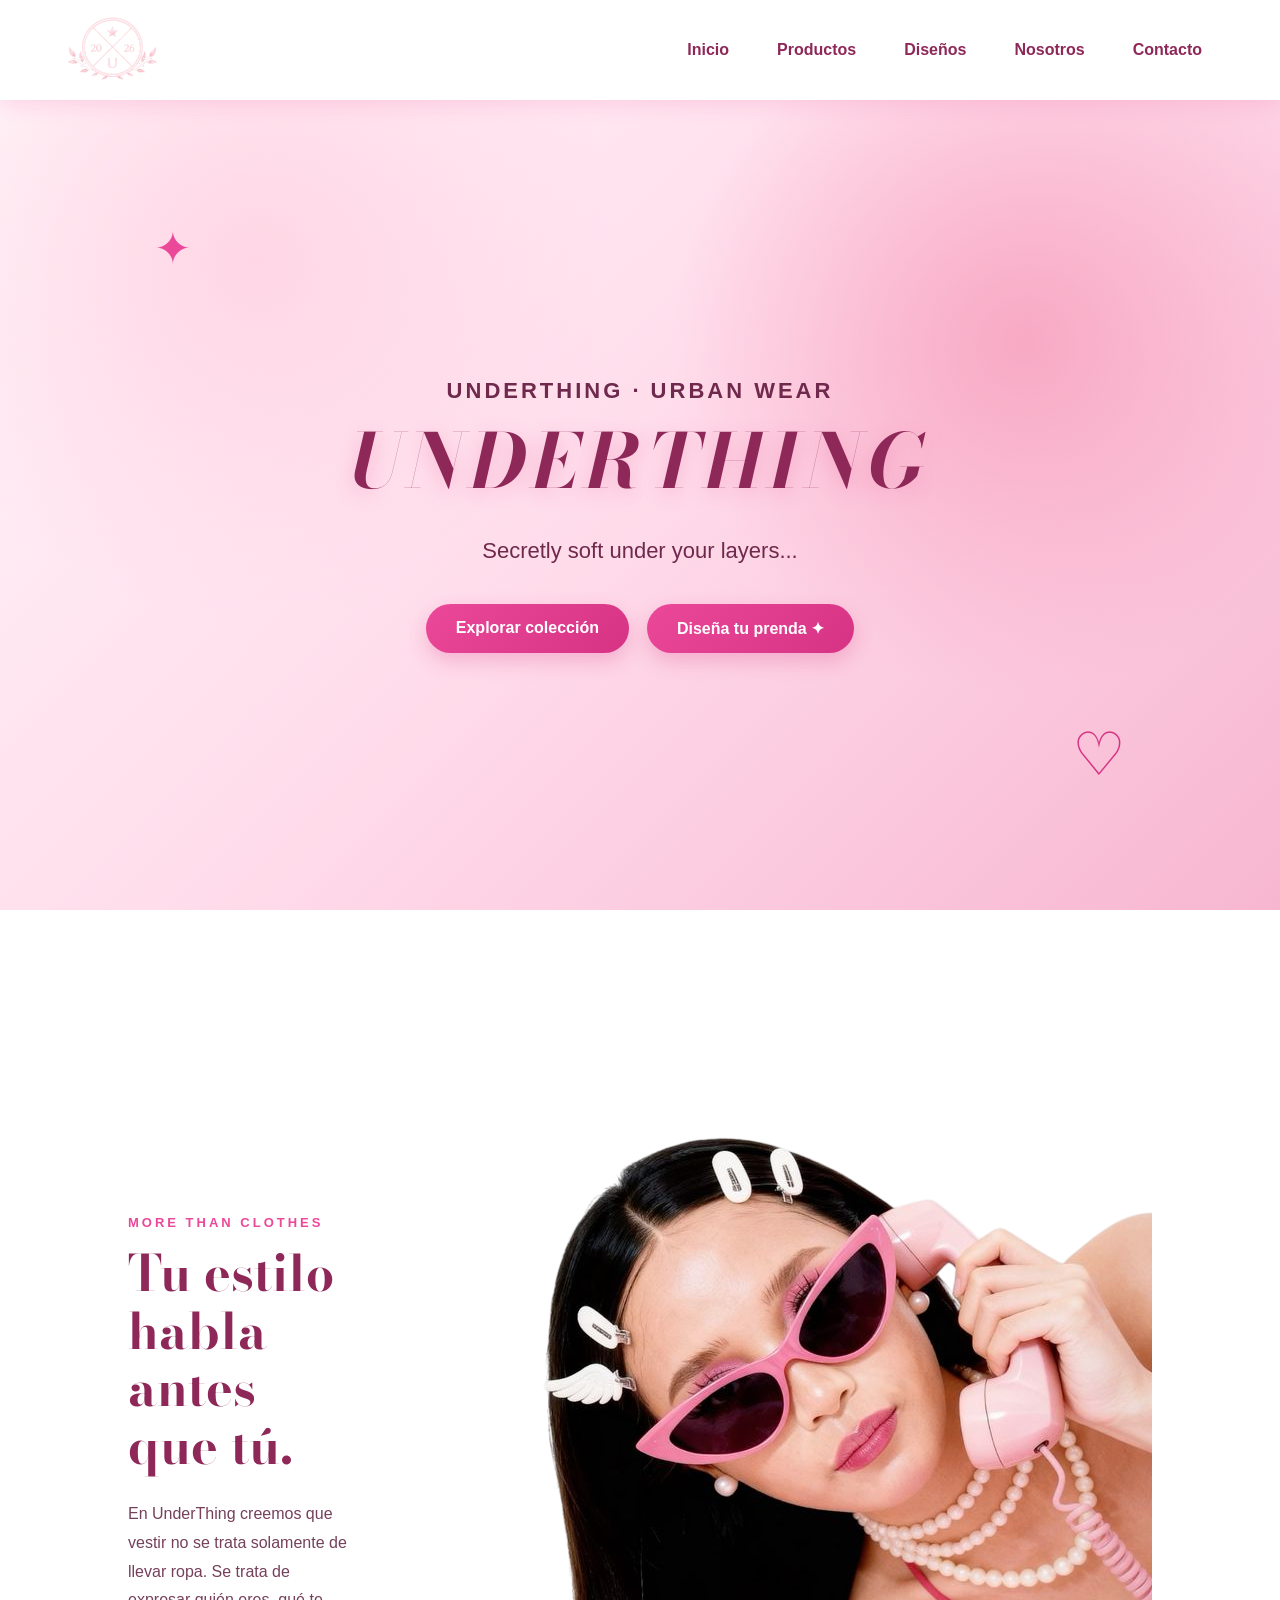
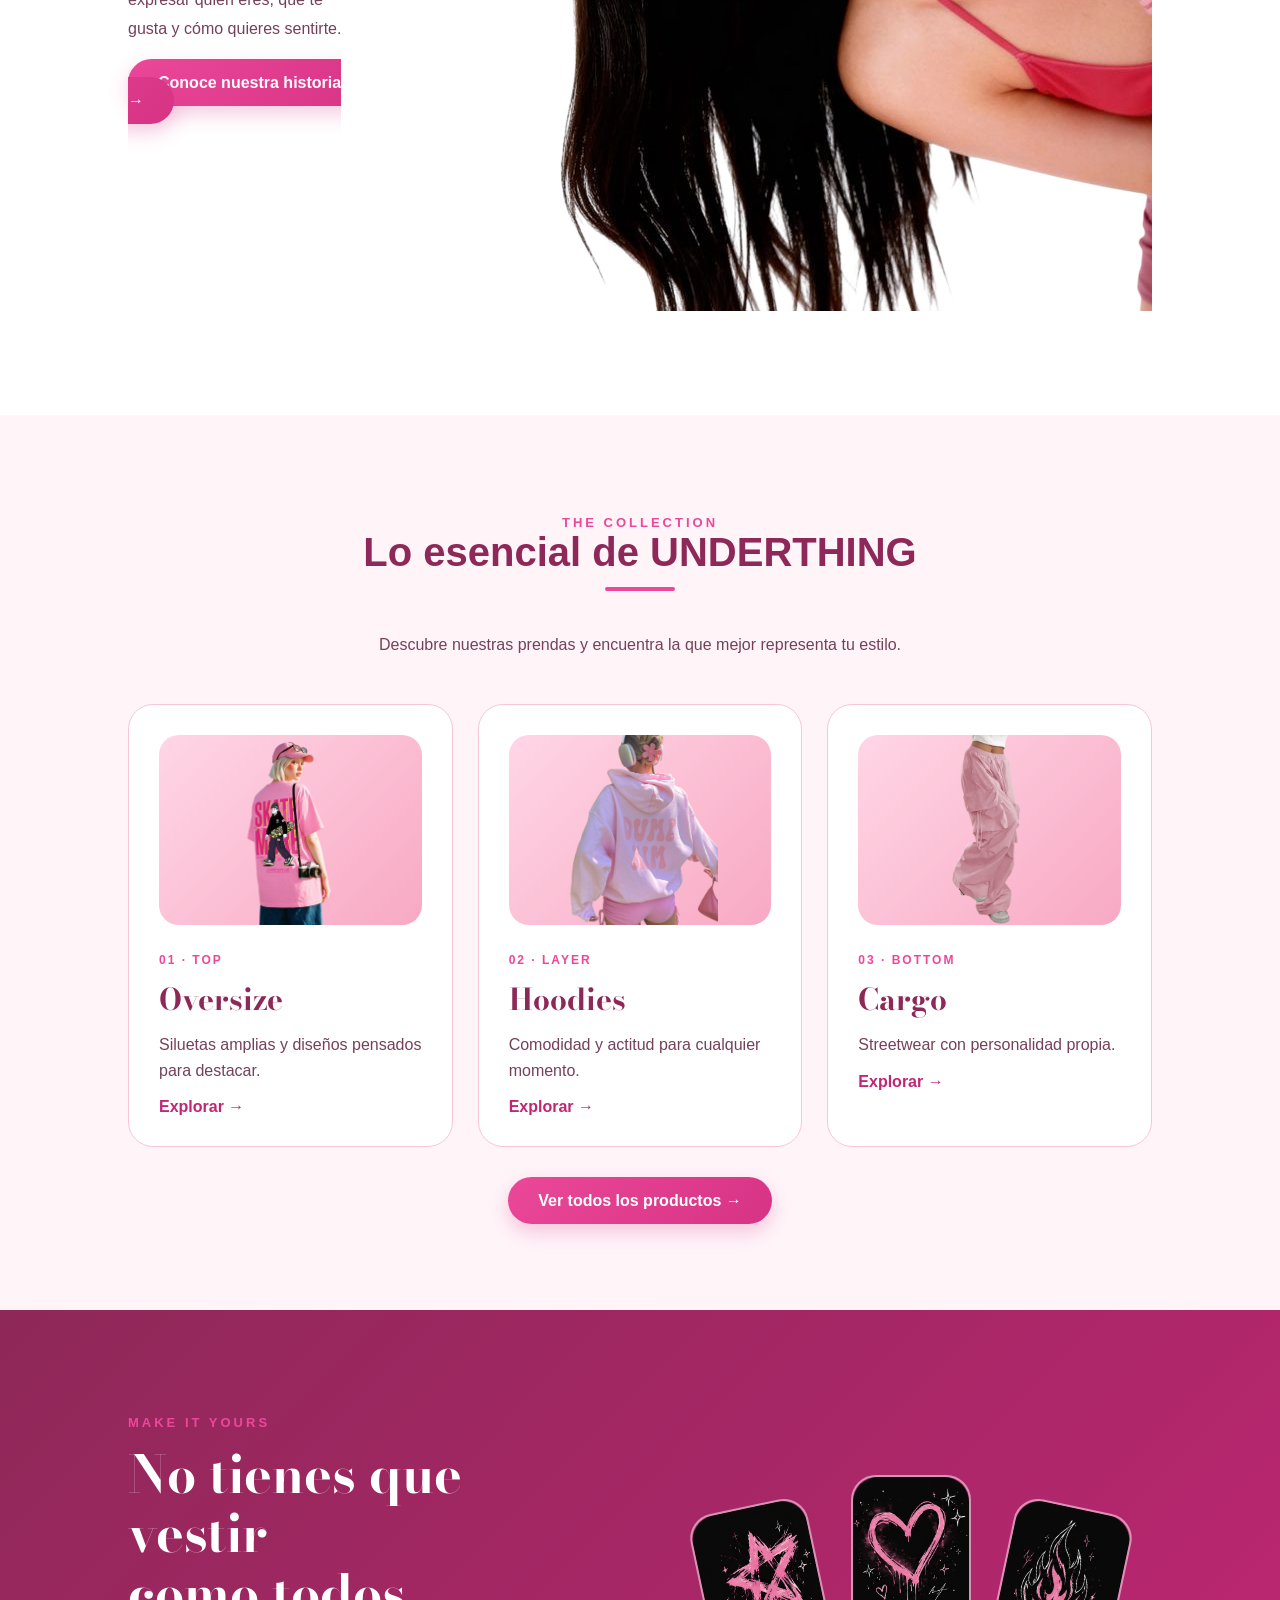
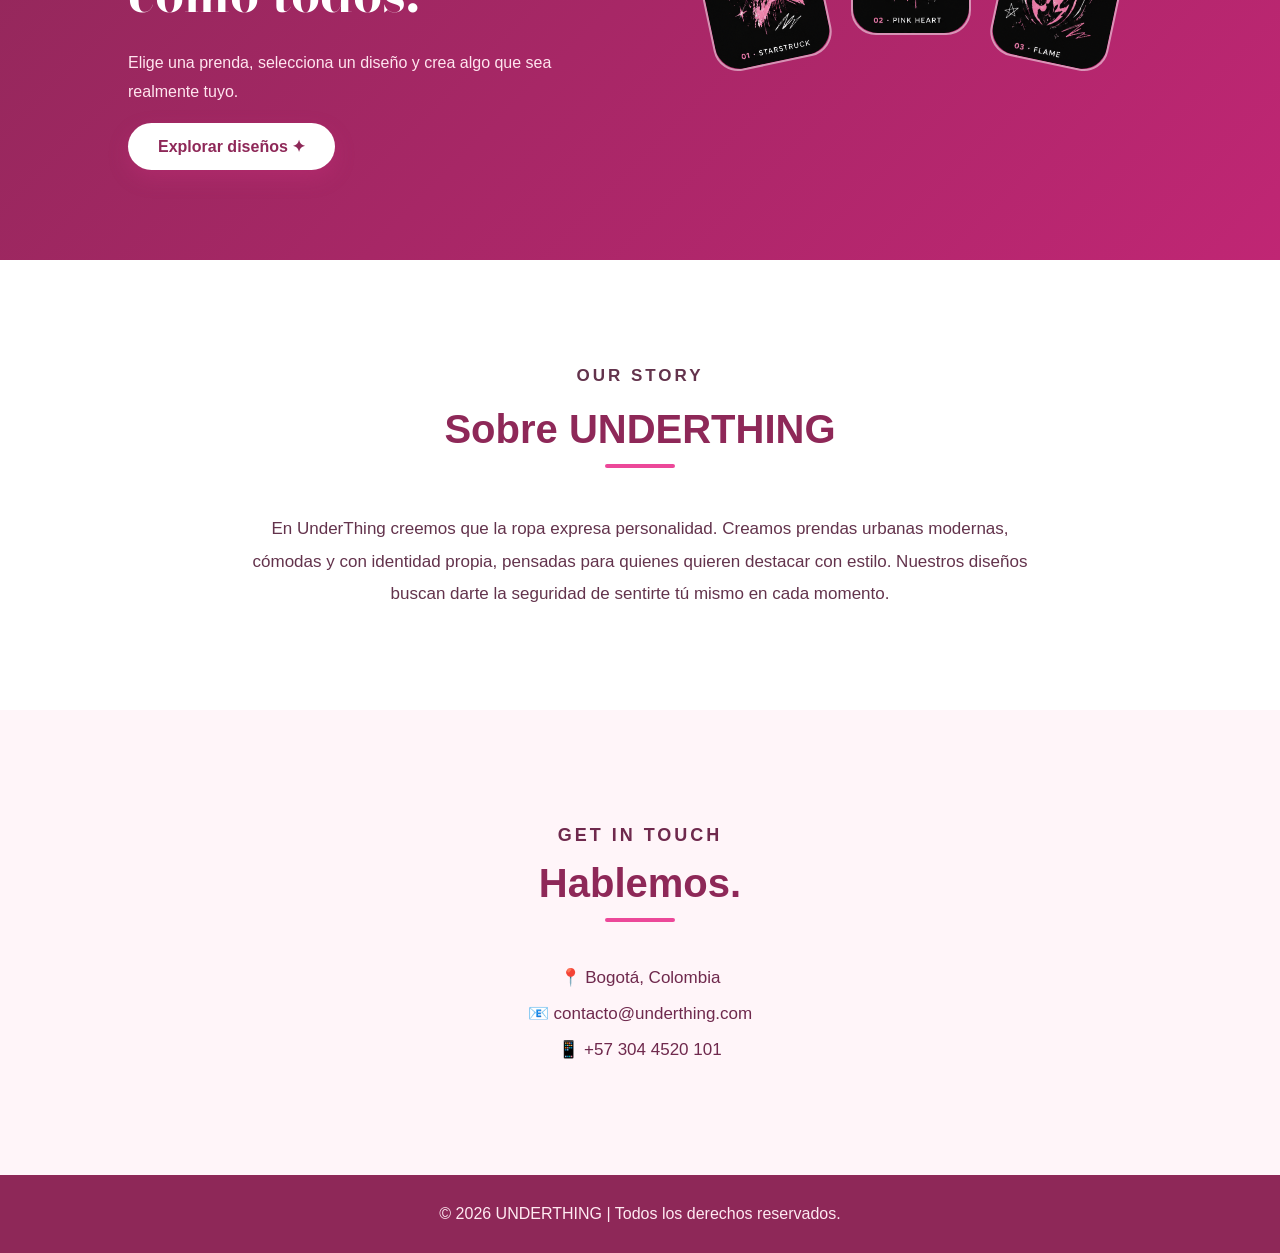
<file: index.html>
<!DOCTYPE html>
<html lang="es">

<head>

    <meta charset="UTF-8">
    <meta name="viewport" content="width=device-width, initial-scale=1.0">

    <title>Under Thing</title>

    <link rel="icon" type="image/png" href="img/Logo.png">

    <link rel="preconnect" href="https://fonts.googleapis.com">
    <link rel="preconnect" href="https://fonts.gstatic.com" crossorigin>

    <link href="https://fonts.googleapis.com/css2?family=Bodoni+Moda:ital,opsz,wght@1,6..96,700&display=swap" rel="stylesheet">

    <link rel="stylesheet" href="css/style.css">

</head>

<body>

<header>

    <div class="logo">
        <a href="index.html">
            <img src="img/Logo.png" alt="Logo UNDERTHING">
        </a>
    </div>

    <nav>
        <ul>
            <li><a href="index.html">Inicio</a></li>
            <li><a href="productos.html">Productos</a></li>
            <li><a href="diseños.html">Diseños</a></li>
            <li><a href="#nosotros">Nosotros</a></li>
            <li><a href="#contacto">Contacto</a></li>
        </ul>
    </nav>

</header>


<!-- =========================
     HERO
========================= -->

<section id="inicio">

    <p class="mini-titulo">UNDERTHING · URBAN WEAR</p>

    <h1>UNDERTHING</h1>

    <p>
        Secretly soft under your layers...
    </p>

    <div class="botones">

        <a href="productos.html" class="btn">
            Explorar colección
        </a>

        <a href="diseños.html" class="btn">
            Diseña tu prenda ✦
        </a>

    </div>

</section>


<!-- =========================
     PRESENTACIÓN
========================= -->

<section class="presentacion">

    <div class="presentacion-texto">

        <p class="mini-titulo">MORE THAN CLOTHES</p>

        <h2>Tu estilo habla<br>antes que tú.</h2>

        <p>
            En UnderThing creemos que vestir no se trata
            solamente de llevar ropa. Se trata de expresar
            quién eres, qué te gusta y cómo quieres sentirte.
        </p>

        <a href="#nosotros" class="btn">
            Conoce nuestra historia →
        </a>

    </div>


    <div class="hero-card">

        <img
            src="img/complemento.png"
            alt="Complemento UNDERTHING"
        >

    </div>

</section>


<!-- =========================
     PRODUCTOS DESTACADOS
========================= -->

<section class="destacados">

    <div class="titulo-seccion">

        <p class="mini-titulo">THE COLLECTION</p>

        <h2>Lo esencial de UNDERTHING</h2>

        <p>
            Descubre nuestras prendas y encuentra
            la que mejor representa tu estilo.
        </p>

    </div>


    <div class="destacados-grid">


        <!-- OVERSIZE -->

        <article class="destacado-card">

            <div class="destacado-icon">

                <img
                    src="img/prenda-top.png"
                    alt="Prenda Oversize"
                    style="width:100%; height:100%; object-fit:contain;"
                >

            </div>

            <div>

                <span>01 · TOP</span>

                <h3>Oversize</h3>

                <p>
                    Siluetas amplias y diseños
                    pensados para destacar.
                </p>

                <a href="productos.html#oversize">
                    Explorar →
                </a>

            </div>

        </article>


        <!-- HOODIES -->

        <article class="destacado-card">

            <div class="destacado-icon">

                <img
                    src="img/prenda-layer.png"
                    alt="Hoodie"
                    style="width:100%; height:100%; object-fit:contain;"
                >

            </div>

            <div>

                <span>02 · LAYER</span>

                <h3>Hoodies</h3>

                <p>
                    Comodidad y actitud para
                    cualquier momento.
                </p>

                <a href="productos.html#hoodies">
                    Explorar →
                </a>

            </div>

        </article>


        <!-- CARGO -->

        <article class="destacado-card">

            <div class="destacado-icon">

                <img
                    src="img/prenda-bottom.png"
                    alt="Cargo"
                    style="width:100%; height:100%; object-fit:contain;"
                >

            </div>

            <div>

                <span>03 · BOTTOM</span>

                <h3>Cargo</h3>

                <p>
                    Streetwear con personalidad
                    propia.
                </p>

                <a href="productos.html#cargos">
                    Explorar →
                </a>

            </div>

        </article>


    </div>


    <div class="centrar">

        <a href="productos.html" class="btn">
            Ver todos los productos →
        </a>

    </div>

</section>


<!-- =========================
     DISEÑOS
========================= -->

<section class="seccion-disenos">

    <div>

        <p class="mini-titulo">MAKE IT YOURS</p>

        <h2>No tienes que vestir<br>como todos.</h2>

        <p>
            Elige una prenda, selecciona un diseño
            y crea algo que sea realmente tuyo.
        </p>

        <a href="diseños.html" class="btn">
            Explorar diseños ✦
        </a>

    </div>


    <!-- 3 DISEÑOS -->

    <div class="disenos-decoracion">

        <span>
            <img
                src="img/diseno_1_star.png"
                alt="Diseño Night"
                style="width:100%; height:100%; object-fit:cover; border-radius:25px;"
            >
        </span>

        <span>
            <img
                src="img/diseno_2_heart.png"
                alt="Diseño Heart"
                style="width:100%; height:100%; object-fit:cover; border-radius:25px;"
            >
        </span>

        <span>
            <img
                src="img/diseno_3_flame.png"
                alt="Diseño Flame"
                style="width:100%; height:100%; object-fit:cover; border-radius:25px;"
            >
        </span>

    </div>

</section>


<!-- =========================
     NOSOTROS
========================= -->

<section id="nosotros">

    <p class="mini-titulo">OUR STORY</p>

    <h2>Sobre UNDERTHING</h2>

    <p>
        En UnderThing creemos que la ropa expresa personalidad.
        Creamos prendas urbanas modernas, cómodas y con identidad
        propia, pensadas para quienes quieren destacar con estilo.
        Nuestros diseños buscan darte la seguridad de sentirte
        tú mismo en cada momento.
    </p>

</section>


<!-- =========================
     CONTACTO
========================= -->

<section id="contacto">

    <p class="mini-titulo">GET IN TOUCH</p>

    <h2>Hablemos.</h2>

    <p>📍 Bogotá, Colombia</p>

    <p>📧 contacto@underthing.com</p>

    <p>📱 +57 304 4520 101</p>

</section>


<footer>

    <p>
        © 2026 UNDERTHING | Todos los derechos reservados.
    </p>

</footer>

</body>

</html>
</file>
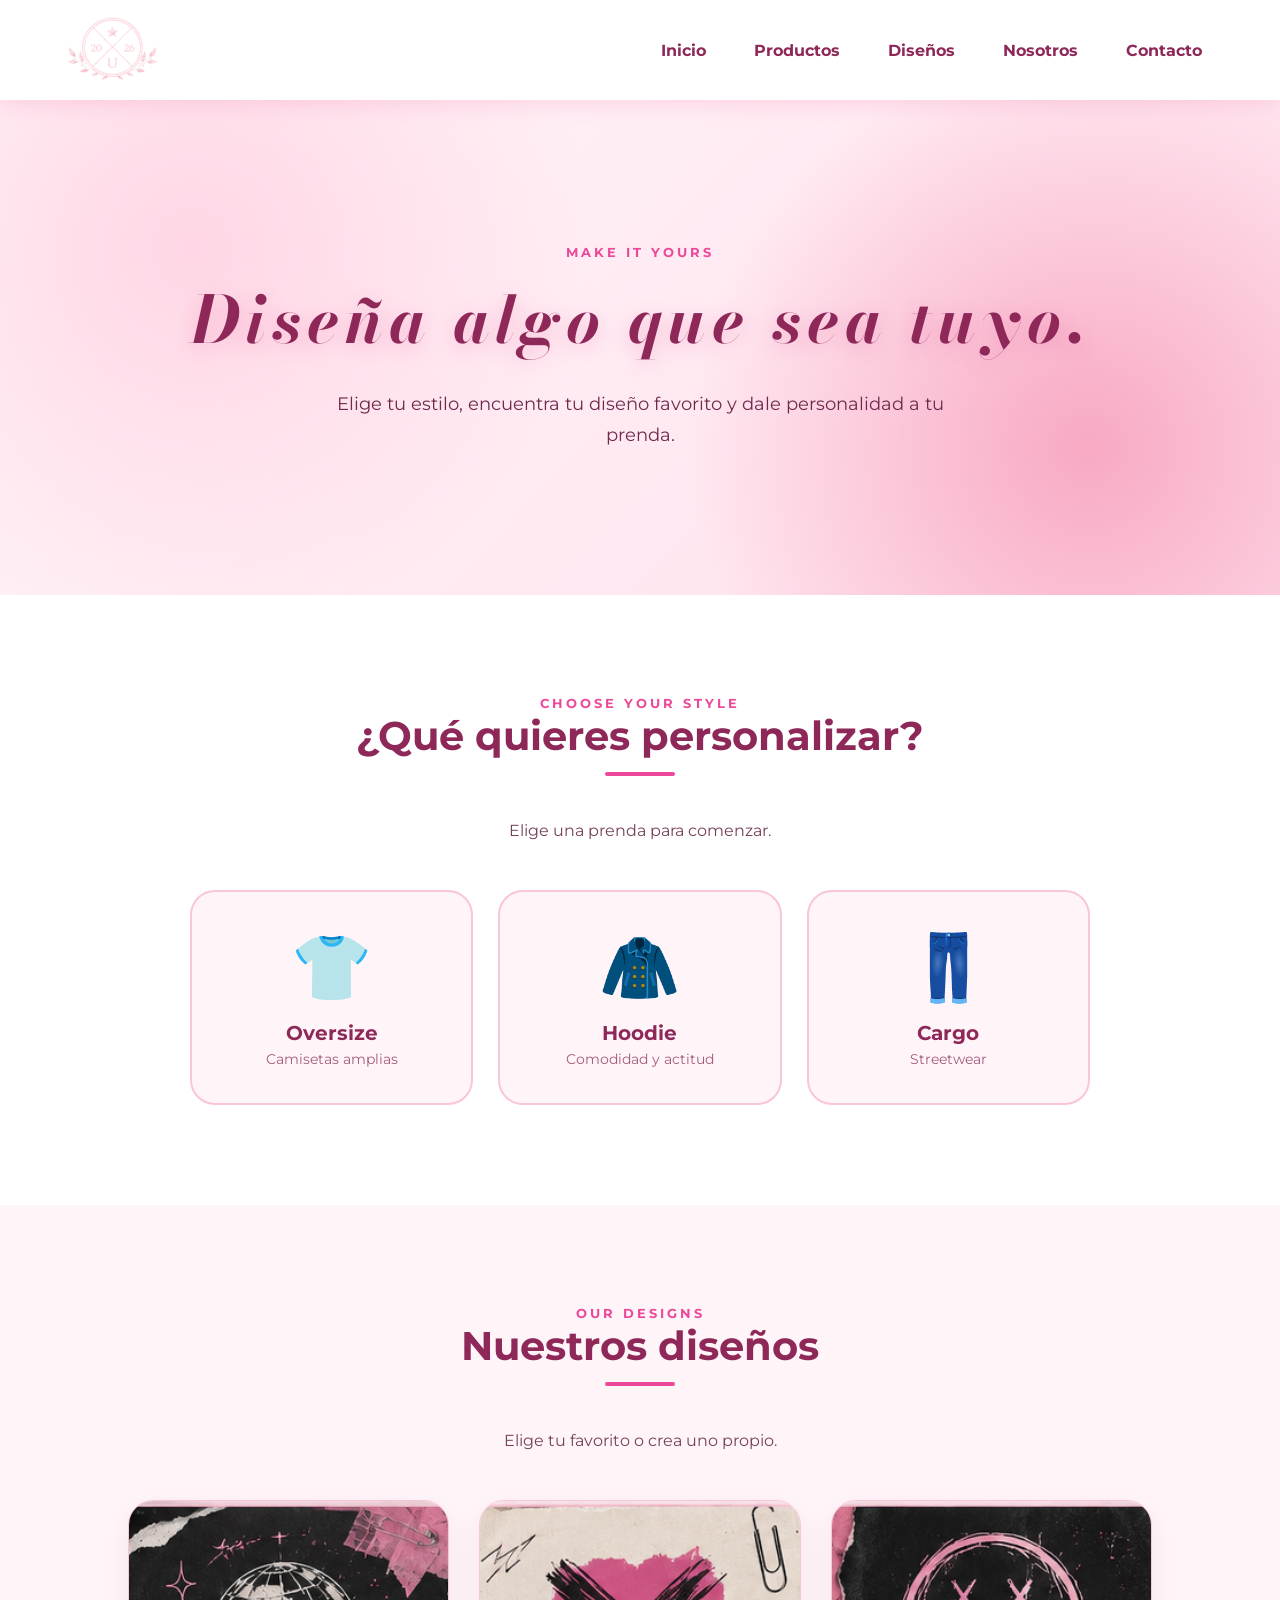
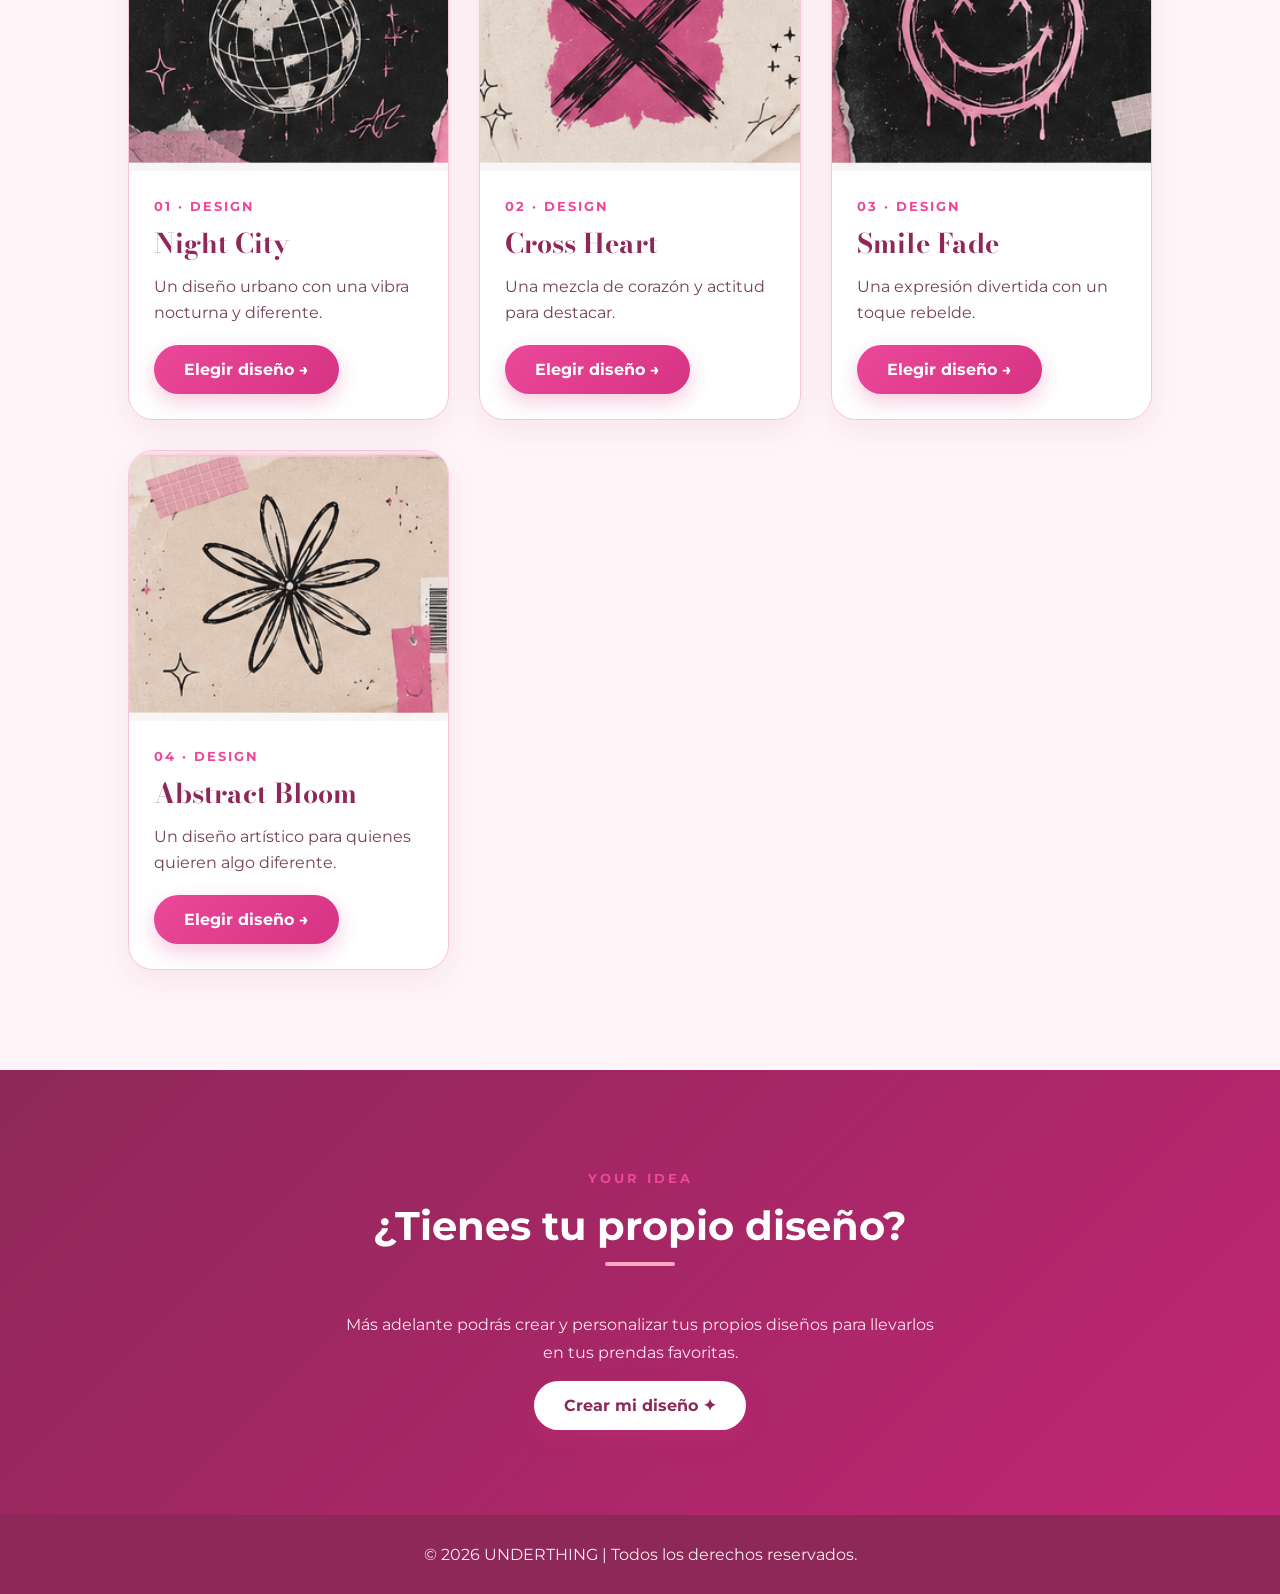
<file: diseños.html>
<!DOCTYPE html>
<html lang="es">

<head>

    <meta charset="UTF-8">
    <meta name="viewport" content="width=device-width, initial-scale=1.0">

    <title>Diseños | UNDERTHING</title>

    <link rel="icon" type="image/png" href="img/Logo.png">

    <link rel="preconnect" href="https://fonts.googleapis.com">
    <link rel="preconnect" href="https://fonts.gstatic.com" crossorigin>

    <link
        href="https://fonts.googleapis.com/css2?family=Bodoni+Moda:ital,opsz,wght@1,6..96,700&family=Montserrat:wght@400;500;600;700&display=swap"
        rel="stylesheet"
    >

    <link rel="stylesheet" href="css/style.css">

</head>

<body>


<!-- =========================
     HEADER
========================= -->

<header>

    <div class="logo">

        <a href="index.html">

            <img
                src="img/Logo.png"
                alt="Logo UNDERTHING"
            >

        </a>

    </div>


    <nav>

        <ul>

            <li>
                <a href="index.html">
                    Inicio
                </a>
            </li>

            <li>
                <a href="productos.html">
                    Productos
                </a>
            </li>

            <li>
                <a href="diseños.html">
                    Diseños
                </a>
            </li>

            <li>
                <a href="index.html#nosotros">
                    Nosotros
                </a>
            </li>

            <li>
                <a href="index.html#contacto">
                    Contacto
                </a>
            </li>

        </ul>

    </nav>

</header>


<!-- =========================
     HERO DISEÑOS
========================= -->

<section class="disenos-hero">

    <p class="mini-titulo">
        MAKE IT YOURS
    </p>

    <h1>
        Diseña algo que sea tuyo.
    </h1>

    <p>
        Elige tu estilo, encuentra tu diseño favorito
        y dale personalidad a tu prenda.
    </p>

</section>


<!-- =========================
     SELECTOR
========================= -->

<section class="selector-prenda">

    <div class="titulo-seccion">

        <p class="mini-titulo">
            CHOOSE YOUR STYLE
        </p>

        <h2>
            ¿Qué quieres personalizar?
        </h2>

        <p>
            Elige una prenda para comenzar.
        </p>

    </div>


    <div class="prendas-selector">


        <div class="prenda-opcion">

            <span>👕</span>

            <strong>
                Oversize
            </strong>

            <small>
                Camisetas amplias
            </small>

        </div>


        <div class="prenda-opcion">

            <span>🧥</span>

            <strong>
                Hoodie
            </strong>

            <small>
                Comodidad y actitud
            </small>

        </div>


        <div class="prenda-opcion">

            <span>👖</span>

            <strong>
                Cargo
            </strong>

            <small>
                Streetwear
            </small>

        </div>


    </div>

</section>


<!-- =========================
     GALERÍA
========================= -->

<section class="galeria-disenos">

    <div class="titulo-seccion">

        <p class="mini-titulo">
            OUR DESIGNS
        </p>

        <h2>
            Nuestros diseños
        </h2>

        <p>
            Elige tu favorito o crea uno propio.
        </p>

    </div>


    <div class="disenos-grid">


        <!-- DISEÑO 1 -->

        <article class="diseno-card">

            <div class="diseno-placeholder">

                <img
                    src="img/night-city.png"
                    alt="Diseño Night City"
                    style="width:100%; height:100%; object-fit:cover;"
                >

            </div>

            <div class="diseno-info">

                <span>
                    01 · DESIGN
                </span>

                <h3>
                    Night City
                </h3>

                <p>
                    Un diseño urbano con una vibra
                    nocturna y diferente.
                </p>

                <a href="#" class="btn">
                    Elegir diseño →
                </a>

            </div>

        </article>


        <!-- DISEÑO 2 -->

        <article class="diseno-card">

            <div class="diseno-placeholder">

                <img
                    src="img/cross-heart.png"
                    alt="Diseño Cross Heart"
                    style="width:100%; height:100%; object-fit:cover;"
                >

            </div>

            <div class="diseno-info">

                <span>
                    02 · DESIGN
                </span>

                <h3>
                    Cross Heart
                </h3>

                <p>
                    Una mezcla de corazón y actitud
                    para destacar.
                </p>

                <a href="#" class="btn">
                    Elegir diseño →
                </a>

            </div>

        </article>


        <!-- DISEÑO 3 -->

        <article class="diseno-card">

            <div class="diseno-placeholder">

                <img
                    src="img/smile-fade.png"
                    alt="Diseño Smile Fade"
                    style="width:100%; height:100%; object-fit:cover;"
                >

            </div>

            <div class="diseno-info">

                <span>
                    03 · DESIGN
                </span>

                <h3>
                    Smile Fade
                </h3>

                <p>
                    Una expresión divertida con
                    un toque rebelde.
                </p>

                <a href="#" class="btn">
                    Elegir diseño →
                </a>

            </div>

        </article>


        <!-- DISEÑO 4 -->

        <article class="diseno-card">

            <div class="diseno-placeholder">

                <img
                    src="img/abstract-bloom.png"
                    alt="Diseño Abstract Bloom"
                    style="width:100%; height:100%; object-fit:cover;"
                >

            </div>

            <div class="diseno-info">

                <span>
                    04 · DESIGN
                </span>

                <h3>
                    Abstract Bloom
                </h3>

                <p>
                    Un diseño artístico para quienes
                    quieren algo diferente.
                </p>

                <a href="#" class="btn">
                    Elegir diseño →
                </a>

            </div>

        </article>


    </div>

</section>


<!-- =========================
     PERSONALIZACIÓN
========================= -->

<section class="personalizacion">

    <p class="mini-titulo">
        YOUR IDEA
    </p>

    <h2>
        ¿Tienes tu propio diseño?
    </h2>

    <p>
        Más adelante podrás crear y personalizar
        tus propios diseños para llevarlos en
        tus prendas favoritas.
    </p>

    <a href="#" class="btn">
        Crear mi diseño ✦
    </a>

</section>


<!-- =========================
     FOOTER
========================= -->

<footer>

    <p>
        © 2026 UNDERTHING | Todos los derechos reservados.
    </p>

</footer>


</body>

</html>
</file>
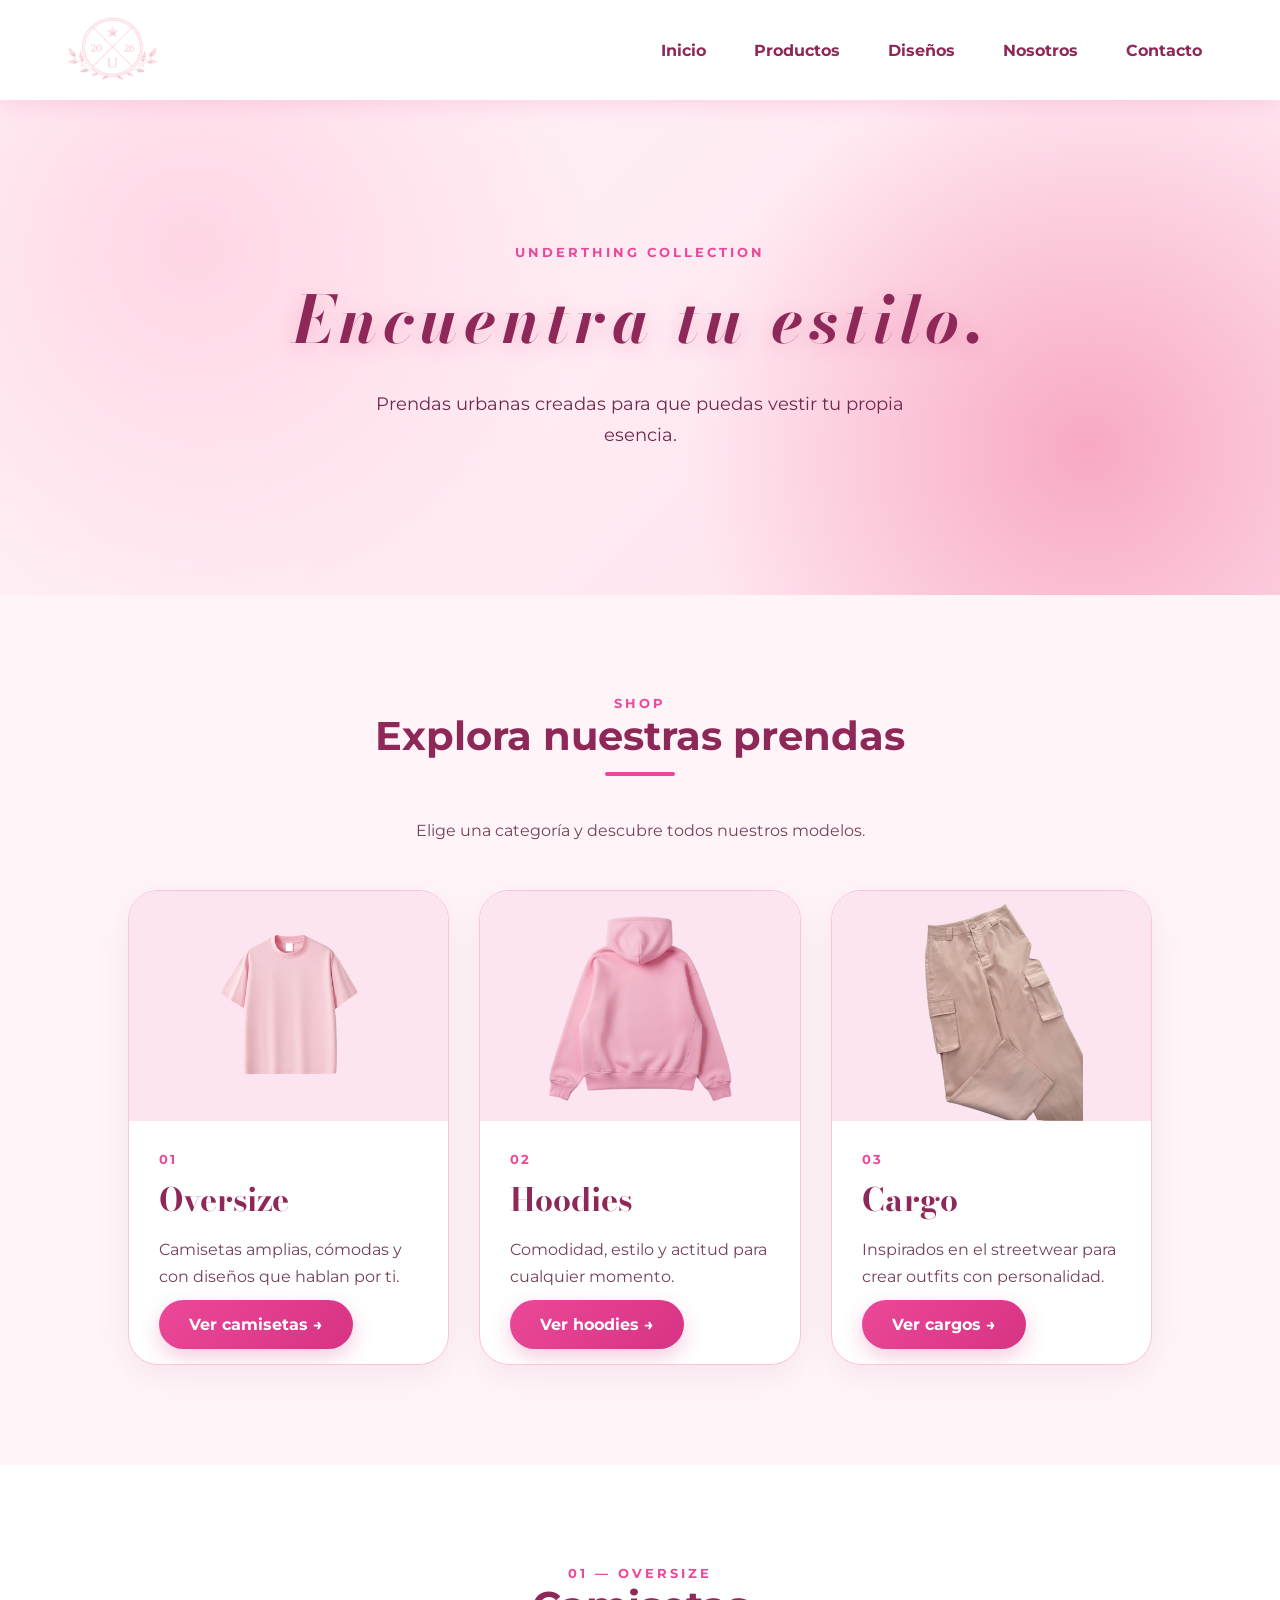
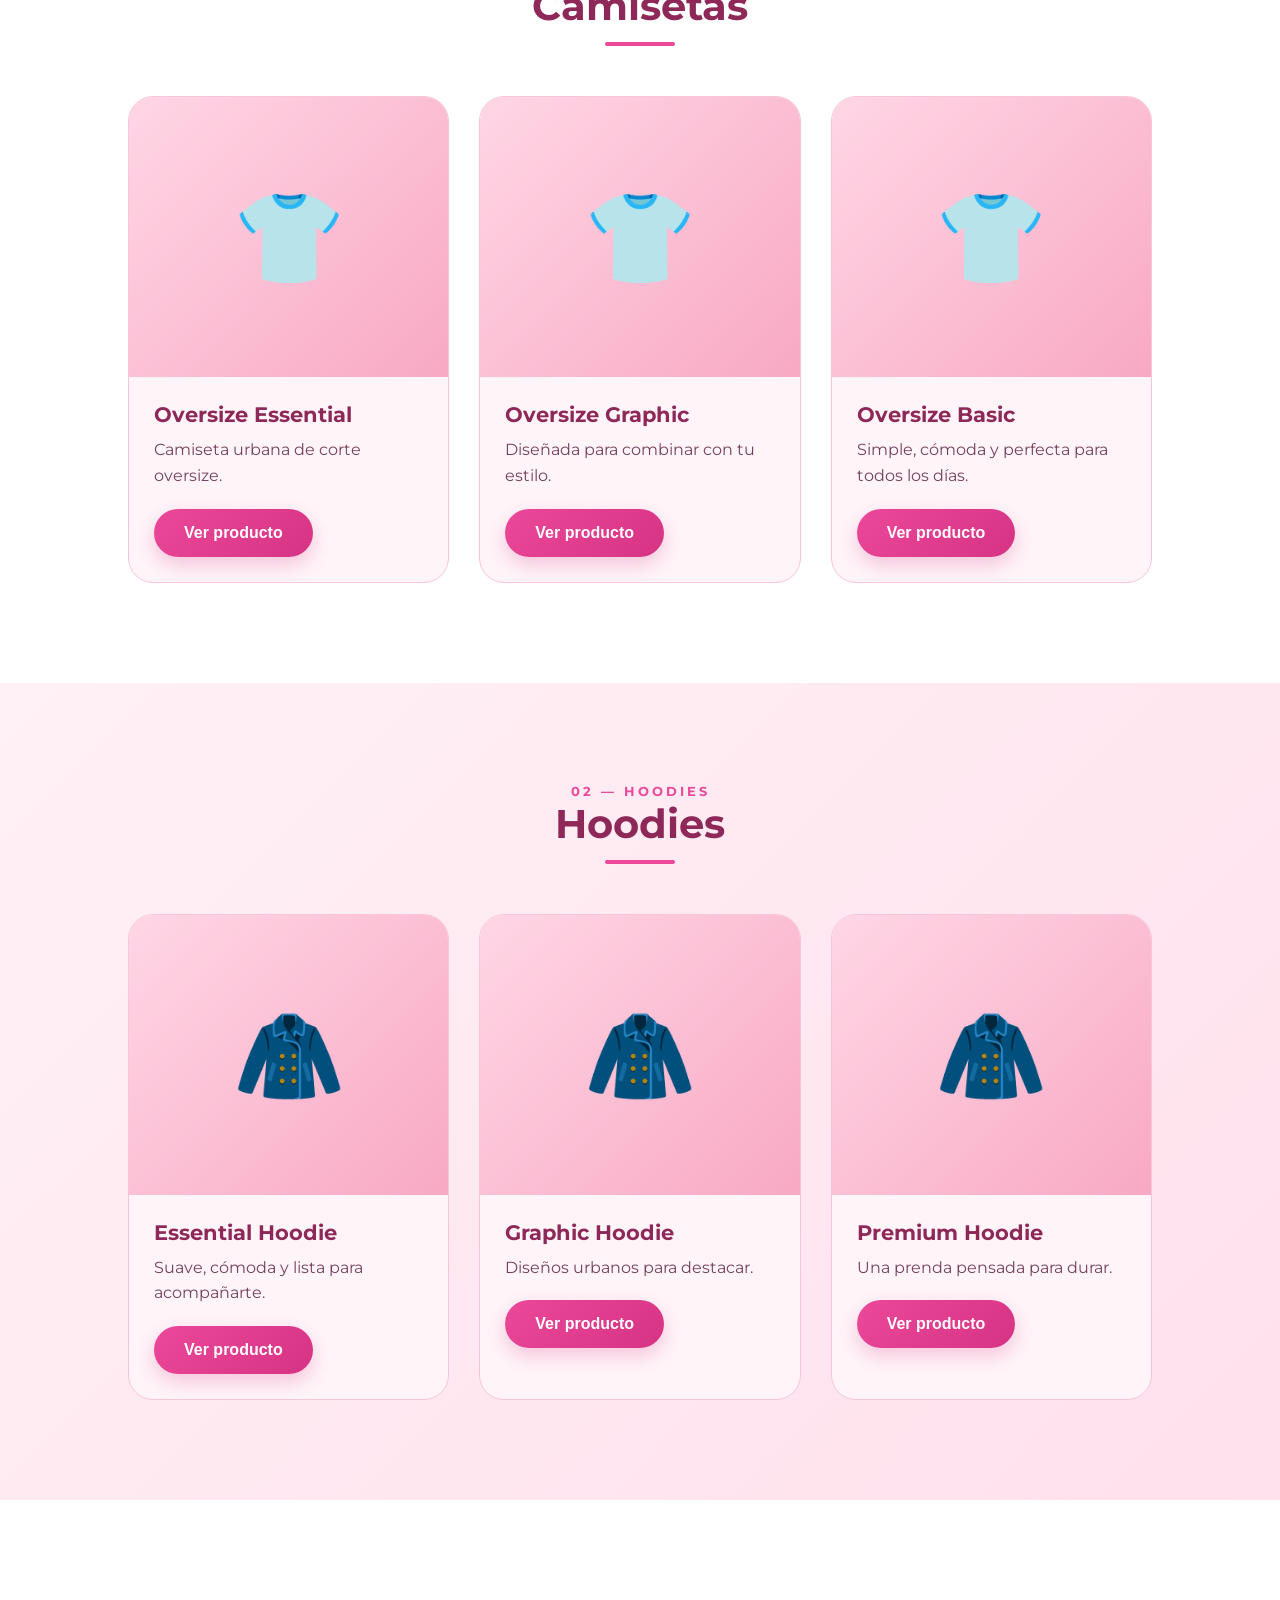
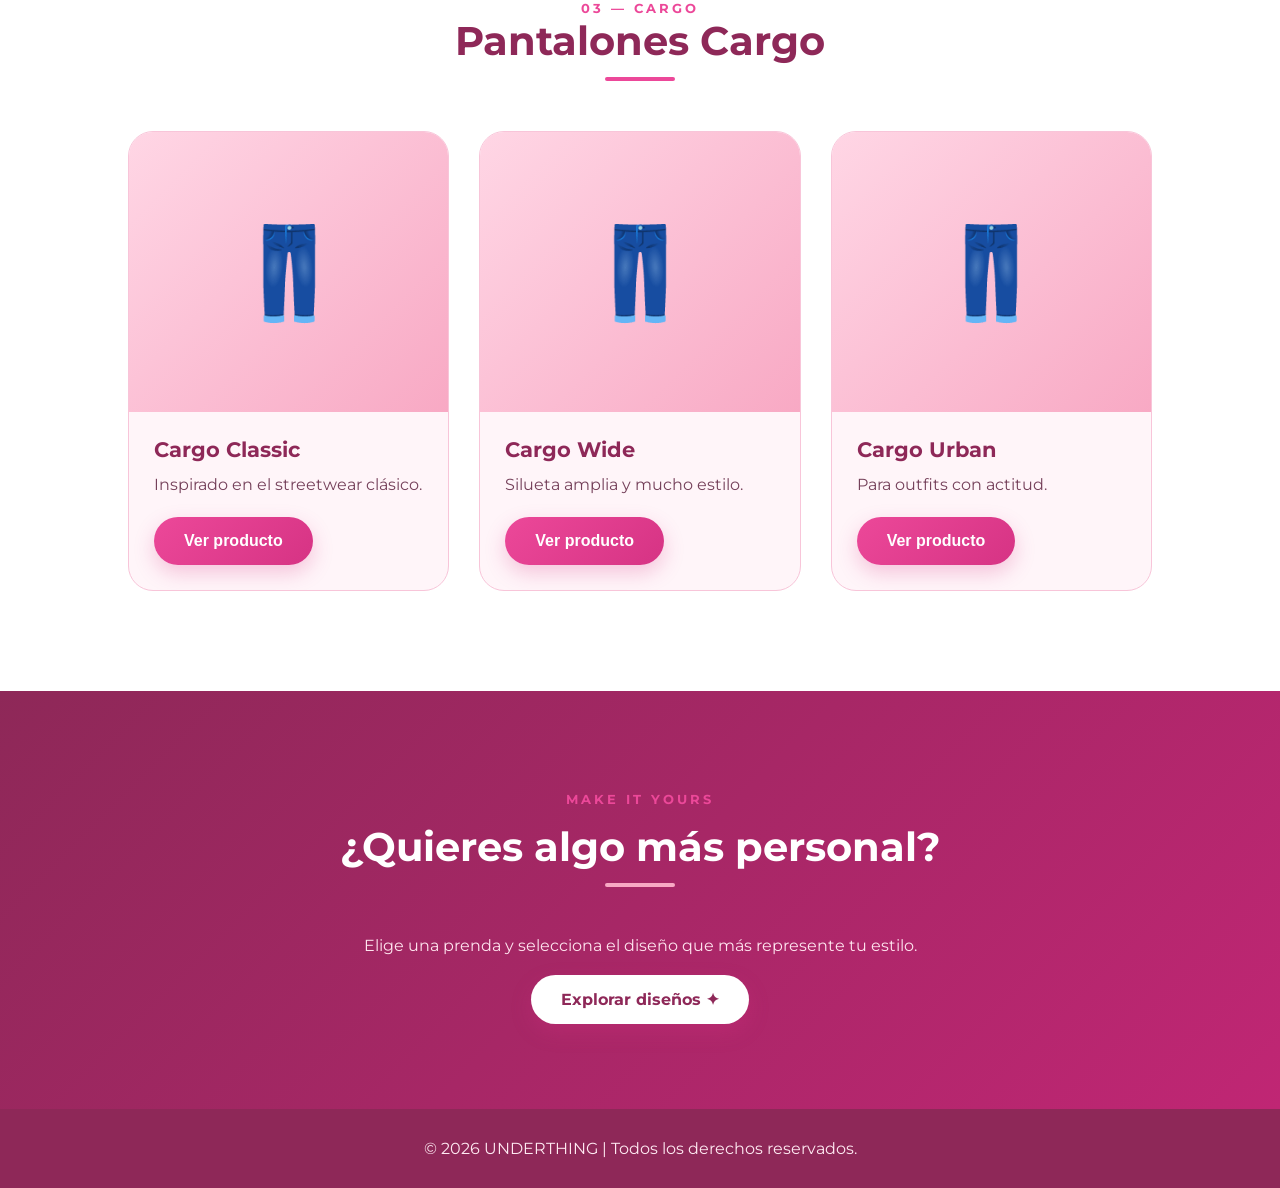
<file: productos.html>
<!DOCTYPE html>
<html lang="es">

<head>

    <meta charset="UTF-8">
    <meta name="viewport" content="width=device-width, initial-scale=1.0">

    <title>Productos | UNDERTHING</title>
    <link rel="icon" type="image/png" href="img/Logo.png">

    <link rel="preconnect" href="https://fonts.googleapis.com">
    <link rel="preconnect" href="https://fonts.gstatic.com" crossorigin>

    <link href="https://fonts.googleapis.com/css2?family=Bodoni+Moda:ital,opsz,wght@1,6..96,700&family=Montserrat:wght@400;500;600;700&display=swap" rel="stylesheet">

    <link rel="stylesheet" href="css/style.css">

</head>


<body>


<!-- =========================
     HEADER
========================= -->

<header>

    <div class="logo">

        <a href="index.html">

            <img src="img/Logo.png" alt="Logo UNDERTHING">

        </a>

    </div>


    <nav>

        <ul>

            <li>
                <a href="index.html">Inicio</a>
            </li>

            <li>
                <a href="productos.html">Productos</a>
            </li>

            <li>
                <a href="diseños.html">Diseños</a>
            </li>

            <li>
                <a href="index.html#nosotros">Nosotros</a>
            </li>

            <li>
                <a href="index.html#contacto">Contacto</a>
            </li>

        </ul>

    </nav>

</header>



<!-- =========================
     HERO PRODUCTOS
========================= -->

<section class="productos-hero">

    <p class="mini-titulo">UNDERTHING COLLECTION</p>

    <h1>Encuentra tu estilo.</h1>

    <p>
        Prendas urbanas creadas para que puedas
        vestir tu propia esencia.
    </p>

</section>



<!-- =========================
     CATEGORÍAS
========================= -->

<section class="productos">

    <div class="titulo-seccion">

        <p class="mini-titulo">SHOP</p>

        <h2>Explora nuestras prendas</h2>

        <p>
            Elige una categoría y descubre todos nuestros modelos.
        </p>

    </div>


    <div class="categorias">


        <!-- CAMISETAS -->

        <article class="categoria">

            <div class="categoria-imagen">
   <img src="img/camiseta.png" alt="Camiseta Oversize">
</div>
            <div class="categoria-contenido">

                <p class="numero">01</p>

                <h3>Oversize</h3>

                <p>
                    Camisetas amplias, cómodas y con
                    diseños que hablan por ti.
                </p>

                <a href="#oversize" class="btn">
                    Ver camisetas →
                </a>

            </div>

        </article>



        <!-- HOODIES -->

        <article class="categoria">

            <div class="categoria-imagen">
    <img src="img/hoodie.png" alt="Hoodie UnderThing">
</div>
            <div class="categoria-contenido">

                <p class="numero">02</p>

                <h3>Hoodies</h3>

                <p>
                    Comodidad, estilo y actitud para
                    cualquier momento.
                </p>

                <a href="#hoodies" class="btn">
                    Ver hoodies →
                </a>

            </div>

        </article>



        <!-- CARGOS -->

        <article class="categoria">

            <div class="categoria-imagen">
    <img src="img/cargo.png" alt="Pantalón Cargo">
</div>
            <div class="categoria-contenido">

                <p class="numero">03</p>

                <h3>Cargo</h3>

                <p>
                    Inspirados en el streetwear para
                    crear outfits con personalidad.
                </p>

                <a href="#cargos" class="btn">
                    Ver cargos →
                </a>

            </div>

        </article>


    </div>

</section>



<!-- =========================
     OVERSIZE
========================= -->

<section id="oversize" class="coleccion">

    <div class="titulo-seccion">

        <p class="mini-titulo">01 — OVERSIZE</p>

        <h2>Camisetas</h2>

    </div>


    <div class="productos-grid">


        <article class="producto-card">

            <div class="producto-placeholder">
                👕
            </div>

            <div class="producto-info">

                <h3>Oversize Essential</h3>

                <p>
                    Camiseta urbana de corte oversize.
                </p>

                <button class="btn">
                    Ver producto
                </button>

            </div>

        </article>



        <article class="producto-card">

            <div class="producto-placeholder">
                👕
            </div>

            <div class="producto-info">

                <h3>Oversize Graphic</h3>

                <p>
                    Diseñada para combinar con tu estilo.
                </p>

                <button class="btn">
                    Ver producto
                </button>

            </div>

        </article>



        <article class="producto-card">

            <div class="producto-placeholder">
                👕
            </div>

            <div class="producto-info">

                <h3>Oversize Basic</h3>

                <p>
                    Simple, cómoda y perfecta para todos los días.
                </p>

                <button class="btn">
                    Ver producto
                </button>

            </div>

        </article>


    </div>

</section>



<!-- =========================
     HOODIES
========================= -->

<section id="hoodies" class="coleccion coleccion-rosa">

    <div class="titulo-seccion">

        <p class="mini-titulo">02 — HOODIES</p>

        <h2>Hoodies</h2>

    </div>


    <div class="productos-grid">


        <article class="producto-card">

            <div class="producto-placeholder">
                🧥
            </div>

            <div class="producto-info">

                <h3>Essential Hoodie</h3>

                <p>
                    Suave, cómoda y lista para acompañarte.
                </p>

                <button class="btn">
                    Ver producto
                </button>

            </div>

        </article>



        <article class="producto-card">

            <div class="producto-placeholder">
                🧥
            </div>

            <div class="producto-info">

                <h3>Graphic Hoodie</h3>

                <p>
                    Diseños urbanos para destacar.
                </p>

                <button class="btn">
                    Ver producto
                </button>

            </div>

        </article>



        <article class="producto-card">

            <div class="producto-placeholder">
                🧥
            </div>

            <div class="producto-info">

                <h3>Premium Hoodie</h3>

                <p>
                    Una prenda pensada para durar.
                </p>

                <button class="btn">
                    Ver producto
                </button>

            </div>

        </article>


    </div>

</section>



<!-- =========================
     CARGOS
========================= -->

<section id="cargos" class="coleccion">

    <div class="titulo-seccion">

        <p class="mini-titulo">03 — CARGO</p>

        <h2>Pantalones Cargo</h2>

    </div>


    <div class="productos-grid">


        <article class="producto-card">

            <div class="producto-placeholder">
                👖
            </div>

            <div class="producto-info">

                <h3>Cargo Classic</h3>

                <p>
                    Inspirado en el streetwear clásico.
                </p>

                <button class="btn">
                    Ver producto
                </button>

            </div>

        </article>



        <article class="producto-card">

            <div class="producto-placeholder">
                👖
            </div>

            <div class="producto-info">

                <h3>Cargo Wide</h3>

                <p>
                    Silueta amplia y mucho estilo.
                </p>

                <button class="btn">
                    Ver producto
                </button>

            </div>

        </article>



        <article class="producto-card">

            <div class="producto-placeholder">
                👖
            </div>

            <div class="producto-info">

                <h3>Cargo Urban</h3>

                <p>
                    Para outfits con actitud.
                </p>

                <button class="btn">
                    Ver producto
                </button>

            </div>

        </article>


    </div>

</section>



<!-- =========================
     DISEÑOS
========================= -->

<section class="cta-disenos">

    <p class="mini-titulo">MAKE IT YOURS</p>

    <h2>¿Quieres algo más personal?</h2>

    <p>
        Elige una prenda y selecciona el diseño
        que más represente tu estilo.
    </p>

    <a href="diseños.html" class="btn">
        Explorar diseños ✦
    </a>

</section>



<!-- =========================
     FOOTER
========================= -->

<footer>

    <p>
        © 2026 UNDERTHING | Todos los derechos reservados.
    </p>

</footer>


</body>

</html>
</file>
<file: css/style.css>
/* =========================
   RESET
========================= */

* {
    margin: 0;
    padding: 0;
    box-sizing: border-box;
}

html {
    scroll-behavior: smooth;
}
/* =========================
   COLORES OFICIALES
   UNDERTHING
========================= */

:root {
    --rosa-principal: #EC4899;
    --rosa-oscuro: #8E2858;
    --rosa-profundo: #C02674;

    --rosa-claro: #FFD6E5;
    --rosa-suave: #FFF5F9;
    --rosa-medio: #F8A9C4;

    --blanco: #FFFFFF;
    --crema: #FFF0F6;

    --texto: #75405A;
    --texto-suave: #95627B;

    --borde: #F8C5D9;

    --sombra: rgba(232, 62, 140, 0.18);
}
body {
    font-family: 'Montserrat', sans-serif;
    background: #fff5f9;
    color: #4a1933;
}


/* =========================
   HEADER
========================= */

header {
    display: flex;
    justify-content: space-between;
    align-items: center;
    padding: 15px 60px;
    background: rgba(255, 255, 255, 0.95);
    position: sticky;
    top: 0;
    z-index: 1000;
    box-shadow: 0 4px 20px rgba(232, 62, 140, 0.15);
    backdrop-filter: blur(10px);
}


/* =========================
   LOGO
========================= */

.logo img {
    width: 105px;
    height: auto;
    display: block;
    transition: 0.3s ease;
}

.logo img:hover {
    transform: scale(1.05);
}


/* =========================
   MENU
========================= */

nav ul {
    display: flex;
    list-style: none;
    gap: 12px;
}

nav a {
    text-decoration: none;
    color: #8e2858;
    font-weight: bold;
    padding: 10px 18px;
    border-radius: 25px;
    transition: 0.3s ease;
}

nav a:hover {
    background: #ec4899;
    color: white;
    transform: translateY(-2px);
}


/* =========================
   HERO
========================= */

#inicio {
    min-height: 90vh;

    background:
        radial-gradient(circle at 20% 20%, #ffd6e5 0%, transparent 30%),
        radial-gradient(circle at 80% 30%, #f8a9c4 0%, transparent 30%),
        linear-gradient(135deg, #fff5f9, #ffdbea, #f7b6d0);

    display: flex;
    flex-direction: column;
    justify-content: center;
    align-items: center;

    text-align: center;
    position: relative;
    overflow: hidden;
}


/* Decoraciones */

#inicio::before {
    content: "✦";
    position: absolute;
    top: 15%;
    left: 12%;
    font-size: 45px;
    color: #ec4899;
    animation: flotar 3s infinite ease-in-out;
}

#inicio::after {
    content: "♡";
    position: absolute;
    bottom: 15%;
    right: 12%;
    font-size: 60px;
    color: #d63384;
    animation: flotar 4s infinite ease-in-out;
}


/* =========================
   TITULO
========================= */

h1 {
    font-family: 'Bodoni Moda', serif;
    font-style: italic;
    font-size: 75px;
    font-weight: 700;
    letter-spacing: 6px;

    background: linear-gradient(
        90deg,
        #8e2858,
        #ec4899,
        #c02674
    );

    -webkit-text-fill-color: transparent;

    text-shadow: 0 5px 25px rgba(232, 62, 140, 0.25);

    transition: 0.3s ease;
}

h1:hover {
    transform: scale(1.04);
}


/* =========================
   TEXTO HERO
========================= */

#inicio p {
    font-size: 22px;
    margin-top: 20px;
    color: #6f294d;
}


/* =========================
   BOTONES
========================= */

.botones {
    display: flex;
    gap: 18px;
    margin-top: 40px;
}

.btn {
    text-decoration: none;

    background: linear-gradient(
        135deg,
        #ec4899,
        #d63384
    );

    color: white;

    padding: 15px 30px;

    border-radius: 30px;

    font-size: 16px;
    font-weight: bold;

    box-shadow: 0 8px 20px rgba(214, 51, 132, 0.25);

    transition: 0.3s ease;
}

.btn:hover {
    transform: translateY(-5px) scale(1.03);

    box-shadow:
        0 12px 30px rgba(214, 51, 132, 0.35);

    background: linear-gradient(
        135deg,
        #d63384,
        #a61e5c
    );
}


/* =========================
   TITULOS
========================= */

h2 {
    text-align: center;
    font-size: 40px;
    margin-bottom: 45px;
    color: #8e2858;
}

h2::after {
    content: "";
    display: block;

    width: 70px;
    height: 4px;

    background: #ec4899;

    border-radius: 10px;

    margin: 12px auto 0;
}


/* =========================
   SECCIONES
========================= */

section {
    padding: 100px 10%;
}


/* =========================
   PRODUCTOS
========================= */

#productos {
    background: #fff5f9;
}

.catalogo {
    display: grid;

    grid-template-columns:
        repeat(auto-fit, minmax(250px, 1fr));

    gap: 30px;
}


/* =========================
   TARJETAS
========================= */

.tarjeta {
    background: white;

    padding: 35px;

    border-radius: 25px;

    border: 1px solid #f8c5d9;

    box-shadow:
        0 10px 30px rgba(142, 40, 88, 0.08);

    transition: 0.35s ease;

    position: relative;
    overflow: hidden;
}

.tarjeta::before {
    content: "";

    position: absolute;

    top: 0;
    left: 0;

    width: 100%;
    height: 5px;

    background: linear-gradient(
        90deg,
        #ec4899,
        #f8a9c4
    );
}

.tarjeta:hover {
    transform: translateY(-10px);

    box-shadow:
        0 20px 40px rgba(232, 62, 140, 0.2);
}

.tarjeta h3 {
    color: #a61e5c;
    font-size: 23px;
    margin-bottom: 15px;
}

.tarjeta p {
    line-height: 1.7;
    color: #75405a;
}


/* =========================
   NOSOTROS
========================= */

#nosotros {
    background:
        linear-gradient(
            135deg,
            #fce4ee,
            #fff1f6
        );

    text-align: center;
}

#nosotros p {
    max-width: 800px;

    margin: auto;

    line-height: 1.9;

    color: #63334c;

    font-size: 17px;
}


/* =========================
   CONTACTO
========================= */

#contacto {
    text-align: center;
    background: white;
}

#contacto p {
    margin: 15px 0;
    font-size: 18px;
    color: #6f294d;
}


/* =========================
   FOOTER
========================= */

footer {
    background: #8e2858;

    padding: 30px;

    text-align: center;

    color: #ffeaf2;
}


/* =========================
   ANIMACIÓN
========================= */

@keyframes flotar {

    0% {
        transform: translateY(0);
    }

    50% {
        transform: translateY(-15px);
    }

    100% {
        transform: translateY(0);
    }
}


/* =========================
   RESPONSIVE
========================= */

@media (max-width: 768px) {

    header {
        flex-direction: column;
        gap: 15px;
        padding: 15px 20px;
    }

    nav ul {
        flex-wrap: wrap;
        justify-content: center;
        gap: 5px;
    }

    h1 {
        font-size: 48px;
    }

    h2 {
        font-size: 32px;
    }

    #inicio p {
        font-size: 18px;
    }

    .botones {
        flex-direction: column;
        width: 80%;
    }

    .btn {
        text-align: center;
        width: 100%;
    }

    section {
        padding: 70px 7%;
    }
}
/* =========================
   PÁGINA PRODUCTOS
========================= */

.productos-hero {
    min-height: 55vh;

    display: flex;
    flex-direction: column;
    justify-content: center;
    align-items: center;

    text-align: center;

    padding: 80px 10%;

    background:
        radial-gradient(
            circle at 15% 30%,
            #ffd6e5 0%,
            transparent 35%
        ),
        radial-gradient(
            circle at 85% 70%,
            #f8a9c4 0%,
            transparent 35%
        ),
        linear-gradient(
            135deg,
            #fff5f9,
            #ffe0ec
        );
}

.productos-hero h1 {
    font-size: 65px;
    margin: 10px 0 20px;
}

.productos-hero > p:last-child {
    max-width: 600px;
    font-size: 18px;
    color: #6f294d;
    line-height: 1.7;
}


/* =========================
   TEXTOS PEQUEÑOS
========================= */

.mini-titulo {
    color: #ec4899;
    font-size: 13px;
    font-weight: 700;
    letter-spacing: 3px;
    text-transform: uppercase;
}


/* =========================
   TITULO DE SECCIÓN
========================= */

.titulo-seccion {
    text-align: center;
    margin-bottom: 50px;
}

.titulo-seccion p:last-child {
    margin-top: 15px;
    color: #75405a;
}


/* =========================
   CATEGORÍAS
========================= */

.productos {
    background: #fff5f9;
}

.categorias {
    display: grid;

    grid-template-columns:
        repeat(auto-fit, minmax(280px, 1fr));

    gap: 30px;
}


/* =========================
   TARJETA CATEGORÍA
========================= */

.categoria {
    background: white;

    border-radius: 30px;

    overflow: hidden;

    border: 1px solid #f8c5d9;

    box-shadow:
        0 10px 35px rgba(142, 40, 88, 0.08);

    transition: 0.4s ease;
}

.categoria:hover {
    transform: translateY(-12px);

    box-shadow:
        0 20px 45px rgba(232, 62, 140, 0.2);
}


/* =========================
   IMAGEN CATEGORÍA
========================= */

.categoria-imagen {
    height: 260px;

    display: flex;
    justify-content: center;
    align-items: center;

    background:
        linear-gradient(
            135deg,
            #ffd6e5,
            #f8a9c4
        );

    overflow: hidden;
}

.categoria-imagen span {
    font-size: 100px;

    transition: 0.4s ease;
}

.categoria:hover .categoria-imagen span {
    transform: scale(1.15) rotate(-5deg);
}


/* =========================
   CONTENIDO CATEGORÍA
========================= */

.categoria-contenido {
    padding: 30px;
}

.numero {
    color: #ec4899;
    font-size: 13px;
    font-weight: bold;
    letter-spacing: 2px;
}

.categoria h3 {
    font-family: 'Bodoni Moda', serif;

    font-size: 32px;

    color: #8e2858;

    margin: 8px 0 12px;
}

.categoria-contenido > p:not(.numero) {
    color: #75405a;

    line-height: 1.7;

    margin-bottom: 25px;
}


/* =========================
   COLECCIONES
========================= */

.coleccion {
    background: white;
}

.coleccion-rosa {
    background:
        linear-gradient(
            135deg,
            #fff1f6,
            #ffe0ec
        );
}


/* =========================
   GRID PRODUCTOS
========================= */

.productos-grid {
    display: grid;

    grid-template-columns:
        repeat(auto-fit, minmax(250px, 1fr));

    gap: 30px;
}


/* =========================
   PRODUCTO
========================= */

.producto-card {
    background: #fff5f9;

    border-radius: 25px;

    overflow: hidden;

    border: 1px solid #f8c5d9;

    transition: 0.35s ease;
}

.producto-card:hover {
    transform: translateY(-8px);

    box-shadow:
        0 15px 35px rgba(232, 62, 140, 0.15);
}


/* =========================
   PLACEHOLDER IMAGEN
========================= */

.producto-placeholder {
    height: 280px;

    display: flex;
    justify-content: center;
    align-items: center;

    font-size: 90px;

    background:
        linear-gradient(
            135deg,
            #ffd6e5,
            #f8a9c4
        );
}


/* =========================
   INFORMACIÓN PRODUCTO
========================= */

.producto-info {
    padding: 25px;
}

.producto-info h3 {
    color: #8e2858;

    font-size: 21px;

    margin-bottom: 10px;
}

.producto-info p {
    color: #75405a;

    line-height: 1.6;

    margin-bottom: 20px;
}


/* =========================
   BOTONES
========================= */

.producto-info .btn {
    border: none;

    cursor: pointer;

    display: inline-block;
}


/* =========================
   CTA DISEÑOS
========================= */

.cta-disenos {
    text-align: center;

    background:
        linear-gradient(
            135deg,
            #8e2858,
            #c02674
        );

    color: white;
}

.cta-disenos h2 {
    color: white;

    margin-top: 15px;
}

.cta-disenos h2::after {
    background: #f8a9c4;
}

.cta-disenos > p:not(.mini-titulo) {
    max-width: 600px;

    margin: 0 auto 30px;

    line-height: 1.7;

    color: #ffe5ef;
}

.cta-disenos .btn {
    background: white;

    color: #8e2858;
}

.cta-disenos .btn:hover {
    background: #ffd6e5;

    color: #8e2858;
}


/* =========================
   RESPONSIVE PRODUCTOS
========================= */

@media (max-width: 768px) {

    .productos-hero h1 {
        font-size: 45px;
    }

    .categoria-imagen {
        height: 220px;
    }

    .producto-placeholder {
        height: 240px;
    }

}
/* =========================
   LOGO DEL HEADER
========================= */

.logo {
    display: flex;
    align-items: center;
}

.logo a {
    display: block;
    line-height: 0;
}

.logo img {
    width: 105px !important;
    height: auto !important;
    display: block;
    object-fit: contain;
    opacity: 1;
    filter: none;
}
/* =========================
   ARREGLO TÍTULOS UNDERTHING
========================= */

h1 {
    background: none;
    color: #8e2858;

    -webkit-text-fill-color: #8e2858;

    text-shadow: 0 5px 20px rgba(232, 62, 140, 0.25);
}
/* =========================
   PÁGINA DE DISEÑOS
========================= */

.disenos-hero {
    min-height: 55vh;

    display: flex;
    flex-direction: column;
    justify-content: center;
    align-items: center;

    text-align: center;

    padding: 80px 10%;

    background:
        radial-gradient(
            circle at 15% 30%,
            #ffd6e5 0%,
            transparent 35%
        ),
        radial-gradient(
            circle at 85% 70%,
            #f8a9c4 0%,
            transparent 35%
        ),
        linear-gradient(
            135deg,
            #fff5f9,
            #ffe0ec
        );
}

.disenos-hero h1 {
    font-size: 65px;
    margin: 10px 0 20px;

    background: none;
    color: #8e2858;

    -webkit-text-fill-color: #8e2858;
}

.disenos-hero > p:last-child {
    max-width: 650px;

    font-size: 18px;

    color: #6f294d;

    line-height: 1.7;
}


/* =========================
   SELECTOR DE PRENDA
========================= */

.selector-prenda {
    background: white;
}

.prendas-selector {
    display: grid;

    grid-template-columns:
        repeat(auto-fit, minmax(220px, 1fr));

    gap: 25px;

    max-width: 900px;

    margin: auto;
}


/* =========================
   OPCIONES DE PRENDA
========================= */

.prenda-opcion {
    border: 2px solid #f8c5d9;

    background: #fff5f9;

    border-radius: 25px;

    padding: 35px 20px;

    display: flex;
    flex-direction: column;
    align-items: center;

    cursor: pointer;

    color: #8e2858;

    transition: 0.35s ease;
}

.prenda-opcion span {
    font-size: 65px;

    margin-bottom: 15px;

    transition: 0.35s ease;
}

.prenda-opcion strong {
    font-size: 20px;

    margin-bottom: 5px;
}

.prenda-opcion small {
    color: #a45b7d;

    font-size: 14px;
}

.prenda-opcion:hover {
    background: linear-gradient(
        135deg,
        #ffd6e5,
        #f8a9c4
    );

    border-color: #ec4899;

    transform: translateY(-8px);

    box-shadow:
        0 15px 35px rgba(232, 62, 140, 0.18);
}

.prenda-opcion:hover span {
    transform: scale(1.12);
}


/* =========================
   GALERÍA DE DISEÑOS
========================= */

.galeria-disenos {
    background: #fff5f9;
}

.disenos-grid {
    display: grid;

    grid-template-columns:
        repeat(auto-fit, minmax(240px, 1fr));

    gap: 30px;
}


/* =========================
   TARJETA DISEÑO
========================= */

.diseno-card {
    background: white;

    border-radius: 25px;

    overflow: hidden;

    border: 1px solid #f8c5d9;

    box-shadow:
        0 10px 30px rgba(142, 40, 88, 0.08);

    transition: 0.35s ease;
}

.diseno-card:hover {
    transform: translateY(-10px);

    box-shadow:
        0 20px 40px rgba(232, 62, 140, 0.18);
}


/* =========================
   ESPACIO PARA DISEÑO
========================= */

.diseno-placeholder {
    height: 270px;

    display: flex;

    justify-content: center;

    align-items: center;

    font-family: 'Bodoni Moda', serif;

    font-size: 100px;

    color: #c02674;

    background:
        radial-gradient(
            circle at center,
            #fff5f9,
            #ffd6e5
        );

    transition: 0.4s ease;
}

.diseno-card:hover .diseno-placeholder {
    transform: scale(1.03);
}


/* =========================
   INFORMACIÓN DISEÑO
========================= */

.diseno-info {
    padding: 25px;
}

.diseno-info > span {
    color: #ec4899;

    font-size: 13px;

    font-weight: bold;

    letter-spacing: 2px;
}

.diseno-info h3 {
    font-family: 'Bodoni Moda', serif;

    font-size: 27px;

    color: #8e2858;

    margin: 8px 0 10px;
}

.diseno-info p {
    color: #75405a;

    line-height: 1.6;

    margin-bottom: 20px;
}

.diseno-info .btn {
    border: none;

    cursor: pointer;

    display: inline-block;
}


/* =========================
   PERSONALIZACIÓN
========================= */

.personalizacion {
    text-align: center;

    background:
        linear-gradient(
            135deg,
            #8e2858,
            #c02674
        );

    color: white;
}

.personalizacion h2 {
    color: white;

    margin-top: 15px;
}

.personalizacion h2::after {
    background: #f8a9c4;
}

.personalizacion > p:not(.mini-titulo) {
    max-width: 600px;

    margin: 0 auto 30px;

    color: #ffe5ef;

    line-height: 1.7;
}

.personalizacion .btn {
    background: white;

    color: #8e2858;
}

.personalizacion .btn:hover {
    background: #ffd6e5;
}


/* =========================
   RESPONSIVE DISEÑOS
========================= */

@media (max-width: 768px) {

    .disenos-hero h1 {
        font-size: 45px;
    }

    .diseno-placeholder {
        height: 230px;
    }

    .prenda-opcion span {
        font-size: 55px;
    }

}
/* =========================
   INICIO — PRESENTACIÓN
========================= */

.presentacion {
    display: grid;
    grid-template-columns: 1.2fr 0.8fr;
    gap: 60px;
    align-items: center;

    background: white;
}

.presentacion-texto h2 {
    text-align: left;
    font-family: 'Bodoni Moda', serif;
    font-size: 50px;
    color: #8e2858;
    line-height: 1.15;
    margin: 15px 0 25px;
}

.presentacion-texto h2::after {
    display: none;
}

.presentacion-texto > p:not(.mini-titulo) {
    max-width: 600px;
    color: #75405a;
    line-height: 1.8;
    margin-bottom: 30px;
}
/* =========================
   PRODUCTOS DESTACADOS
========================= */

.destacados {
    background: #fff5f9;
}

.destacados-grid {
    display: grid;

    grid-template-columns:
        repeat(3, 1fr);

    gap: 25px;

    margin-bottom: 45px;
}

.destacado-card {
    background: white;

    padding: 30px;

    border-radius: 25px;

    border: 1px solid #f8c5d9;

    display: flex;
    flex-direction: column;

    gap: 25px;

    transition: 0.35s ease;
}

.destacado-card:hover {
    transform: translateY(-10px);

    box-shadow:
        0 18px 40px rgba(232, 62, 140, 0.15);
}

.destacado-icon {
    height: 190px;

    display: flex;
    justify-content: center;
    align-items: center;

    border-radius: 20px;

    font-size: 80px;

    background:
        linear-gradient(
            135deg,
            #ffd6e5,
            #f8a9c4
        );
}

.destacado-card span {
    font-size: 12px;
    letter-spacing: 2px;
    font-weight: bold;
    color: #ec4899;
}

.destacado-card h3 {
    font-family: 'Bodoni Moda', serif;

    font-size: 30px;

    color: #8e2858;

    margin: 8px 0 10px;
}

.destacado-card p {
    color: #75405a;

    line-height: 1.6;

    margin-bottom: 15px;
}

.destacado-card a {
    color: #c02674;

    text-decoration: none;

    font-weight: bold;

    transition: 0.3s ease;
}

.destacado-card a:hover {
    color: #8e2858;

    padding-left: 5px;
}


/* =========================
   CENTRAR
========================= */

.centrar {
    text-align: center;
}


/* =========================
   SECCIÓN DISEÑOS
========================= */

.seccion-disenos {
    min-height: 500px;

    display: grid;

    grid-template-columns: 1fr 1fr;

    align-items: center;

    gap: 60px;

    background:
        linear-gradient(
            135deg,
            #8e2858,
            #c02674
        );

    color: white;

    overflow: hidden;
}

.seccion-disenos h2 {
    text-align: left;

    color: white;

    font-family: 'Bodoni Moda', serif;

    font-size: 52px;

    line-height: 1.15;

    margin: 15px 0 25px;
}

.seccion-disenos h2::after {
    display: none;
}

.seccion-disenos > div:first-child > p:not(.mini-titulo) {
    max-width: 550px;

    color: #ffe5ef;

    line-height: 1.8;

    margin-bottom: 30px;
}

.seccion-disenos .btn {
    background: white;

    color: #8e2858;
}

.seccion-disenos .btn:hover {
    background: #ffd6e5;
}


/* =========================
   DECORACIÓN DISEÑOS
========================= */

.disenos-decoracion {
    min-height: 350px;

    display: flex;

    justify-content: center;

    align-items: center;

    gap: 30px;

    position: relative;
}

.disenos-decoracion span {
    width: 120px;
    height: 160px;

    display: flex;

    justify-content: center;
    align-items: center;

    border: 2px solid rgba(255,255,255,0.5);

    border-radius: 25px;

    font-size: 50px;

    color: #ffd6e5;

    transition: 0.4s ease;
}

.disenos-decoracion span:nth-child(1) {
    transform: rotate(-12deg);
}

.disenos-decoracion span:nth-child(2) {
    transform: translateY(-30px);
}

.disenos-decoracion span:nth-child(3) {
    transform: rotate(12deg);
}

.disenos-decoracion span:hover {
    transform: translateY(-15px) scale(1.05);
}


/* =========================
   NOSOTROS — MEJORADO
========================= */

#nosotros {
    background: white;

    text-align: center;
}

#nosotros h2 {
    margin-top: 15px;
}

#nosotros p:last-child {
    max-width: 800px;

    margin: auto;

    color: #63334c;

    font-size: 17px;

    line-height: 1.9;
}


/* =========================
   CONTACTO — MEJORADO
========================= */

#contacto {
    background: #fff5f9;

    text-align: center;
}

#contacto h2 {
    margin-top: 15px;
}

#contacto p:not(.mini-titulo) {
    margin: 15px 0;

    color: #6f294d;

    font-size: 17px;
}


/* =========================
   RESPONSIVE INICIO
========================= */

@media (max-width: 768px) {

    .presentacion {
        grid-template-columns: 1fr;
        gap: 40px;
    }

    .presentacion-texto h2 {
        font-size: 40px;
    }

    .presentacion-frase {
        min-height: 280px;
    }

    .destacados-grid {
        grid-template-columns: 1fr;
    }

    .seccion-disenos {
        grid-template-columns: 1fr;
        gap: 30px;
    }

    .seccion-disenos h2 {
        font-size: 40px;
    }

    .disenos-decoracion {
        min-height: 250px;
    }

    .disenos-decoracion span {
        width: 90px;
        height: 130px;
        font-size: 35px;
    }

}
 /* =========================
   IMÁGENES DE PRODUCTOS
========================= */

.producto-placeholder {
    overflow: hidden;
    position: relative;
}

.producto-placeholder img {
    width: 100%;
    height: 100%;

    object-fit: cover;

    display: block;

    transition: transform 0.5s ease;
}

/* Efecto al pasar el mouse */

.producto-card:hover .producto-placeholder img {
    transform: scale(1.06);
}


/* =========================
   IMÁGENES DE CATEGORÍAS
========================= */

.categoria-imagen {
    width: 100%;
    height: 230px;
    overflow: hidden;
    display: flex;
    justify-content: center;
    align-items: center;
    background: #fce4ef;
}

.categoria-imagen img {
    width: 100%;
    height: 100%;
    object-fit: cover;
}
/* =========================
   IMÁGENES RESPONSIVE
========================= */

@media (max-width: 768px) {

    .producto-placeholder img {
        object-fit: cover;
    }

    .categoria-imagen img {
        object-fit: cover;
    }

}
.categoria-imagen {
    width: 100%;
    height: 230px;
    overflow: hidden;
    display: flex;
    align-items: center;
    justify-content: center;
    background: #fce5f0;
}

.categoria-imagen img {
    width: 100%;
    height: 100%;
    object-fit: contain;
    display: block;
}
/* =========================
   IMAGEN PRESENTACIÓN
========================= */

.presentacion-frase {
    min-height: 300px;
    overflow: hidden;
    border-radius: 35px;
    transform: rotate(2deg);

    box-shadow:
        0 20px 45px rgba(232, 62, 140, 0.2);
}

.presentacion-frase img {
    width: 100%;
    height: 100%;
    min-height: 300px;

    object-fit: cover;
    display: block;

    border-radius: 35px;
}
/* =========================
   IMÁGENES DESTACADOS
========================= */

.destacado-icon {
    height: 190px;
    display: flex;
    justify-content: center;
    align-items: center;
    border-radius: 20px;
    background: linear-gradient(
        135deg,
        #ffd6e5,
        #f8a9c4
    );
    overflow: hidden;
}

.destacado-icon img {
    width: 100%;
    height: 100%;
    object-fit: contain;
    display: block;
    transition: 0.4s ease;
}

.destacado-card:hover .destacado-icon img {
    transform: scale(1.08);
}
</file>
